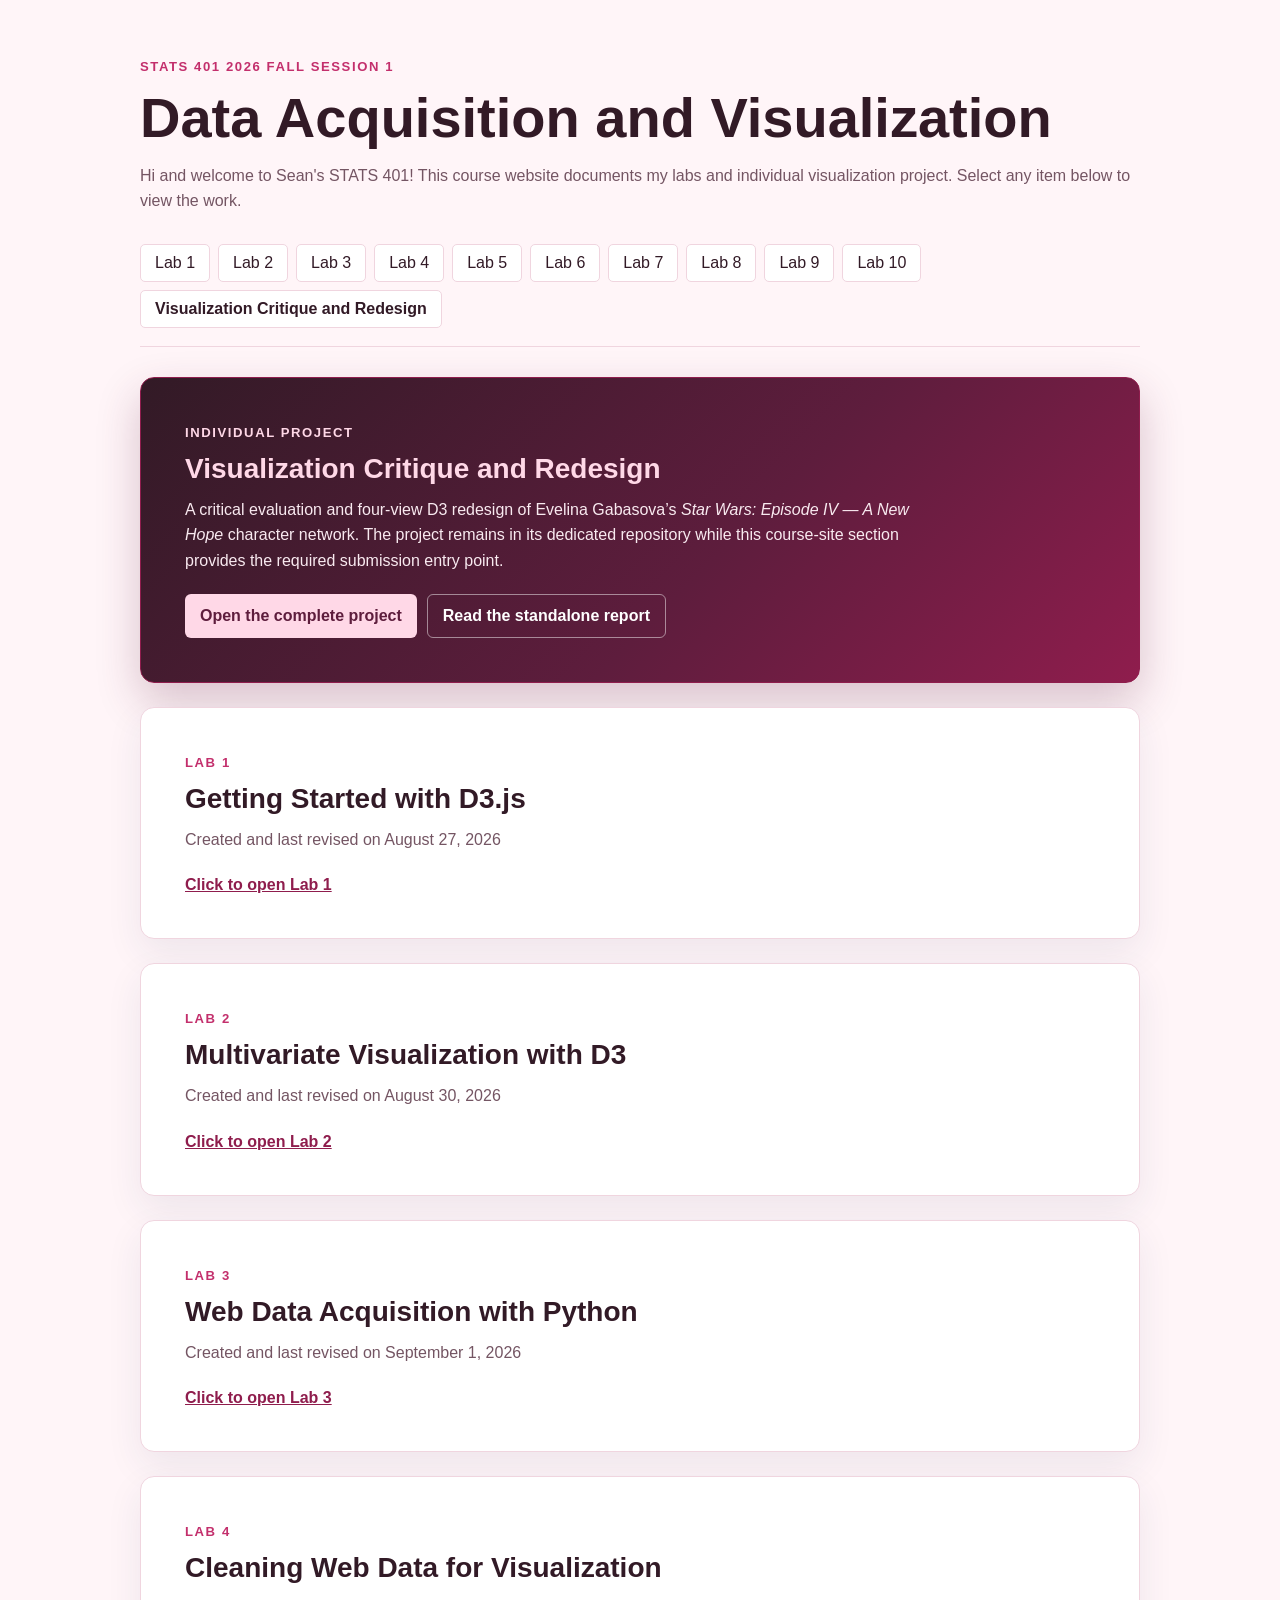
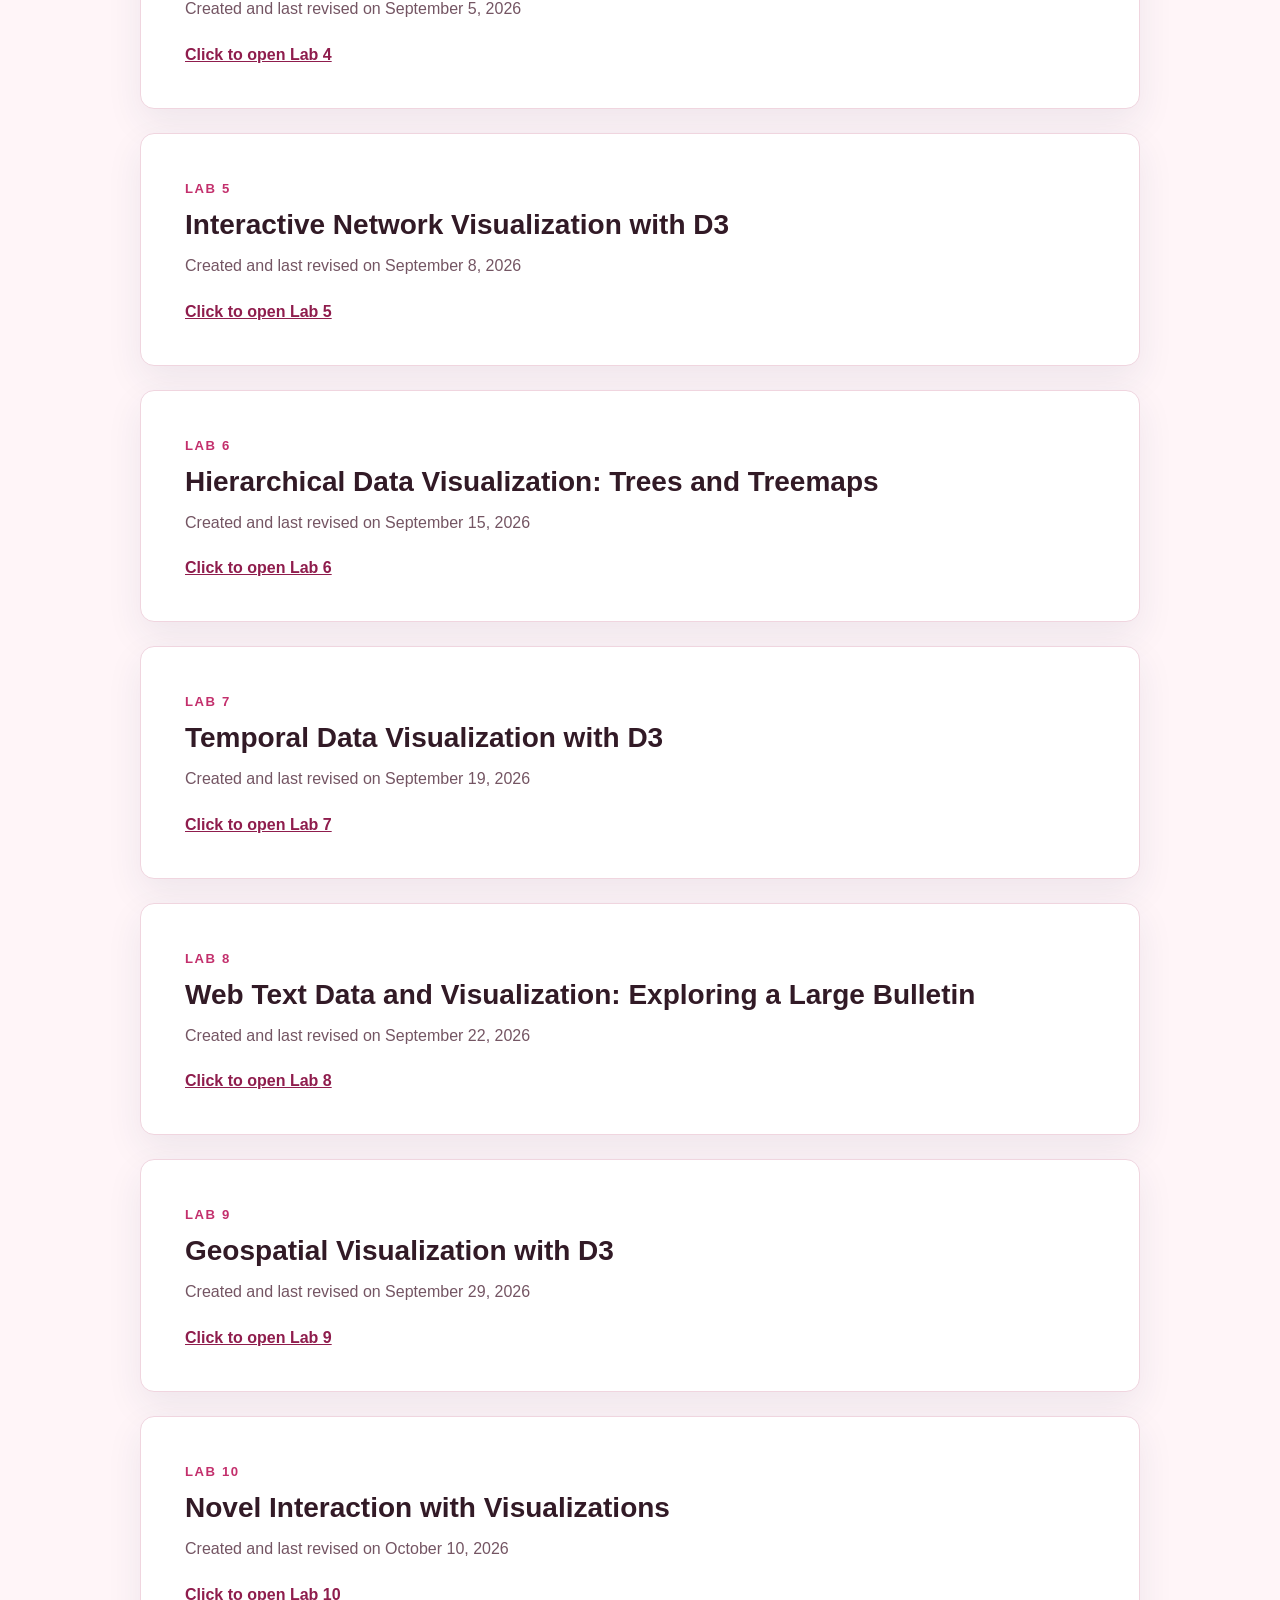
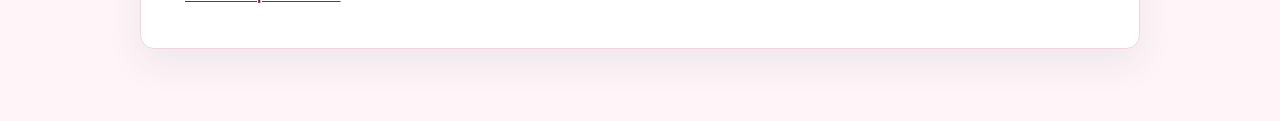
<file: index.html>
<!DOCTYPE html>
<html lang="en">
<head>
    <meta charset="UTF-8">
    <meta name="viewport" content="width=device-width, initial-scale=1.0">
    <title>STATS 401 Labs</title>
    <link rel="stylesheet" href="css/style.css?v=21">
</head>
<body>
    <main class="page-container">
        <header class="site-header">
            <p class="course-label">STATS 401 2026 Fall Session 1</p>
            <h1>Data Acquisition and Visualization</h1>
            <p class="site-description">Hi and welcome to Sean's STATS 401! This course website documents my labs and individual visualization project. Select any item below to view the work.</p>
        </header>

        <nav class="lab-nav" aria-label="Lab navigation">
            <a href="lab1/index.html">Lab 1</a>
            <a href="lab2/index.html">Lab 2</a>
            <a href="lab3/index.html">Lab 3</a>
            <a href="lab4/index.html">Lab 4</a>
            <a href="lab5/index.html">Lab 5</a>
            <a href="lab6/index.html">Lab 6</a>
            <a href="lab7/index.html">Lab 7</a>
            <a href="lab8/index.html">Lab 8</a>
            <a href="lab9/index.html">Lab 9</a>
            <a href="lab10/index.html">Lab 10</a>
            <a class="project-nav-link" href="#visualization-critique-redesign">Visualization Critique and Redesign</a>
        </nav>

        <div class="lab-list">
            <section id="visualization-critique-redesign" class="content-card project-card" aria-labelledby="individual-project-title">
                <p class="section-label">Individual Project</p>
                <h2 id="individual-project-title">Visualization Critique and Redesign</h2>
                <p>A critical evaluation and four-view D3 redesign of Evelina Gabasova’s <em>Star Wars: Episode IV — A New Hope</em> character network. The project remains in its dedicated repository while this course-site section provides the required submission entry point.</p>
                <div class="project-links">
                    <a class="project-primary-link" href="https://seanwan514.github.io/stats401_ind_vis_project/">Open the complete project</a>
                    <a class="project-secondary-link" href="https://github.com/SeanWan514/stats401_ind_vis_project/blob/main/REPORT.md">Read the standalone report</a>
                </div>
            </section>

            <section class="content-card">
                <p class="section-label">Lab 1</p>
                <h2>Getting Started with D3.js</h2>
                <p>Created and last revised on August 27, 2026</p>
                <a class="primary-link" href="lab1/index.html">Click to open Lab 1</a>
            </section>

            <section class="content-card">
                <p class="section-label">Lab 2</p>
                <h2>Multivariate Visualization with D3</h2>
                <p>Created and last revised on August 30, 2026</p>
                <a class="primary-link" href="lab2/index.html">Click to open Lab 2</a>
            </section>

            <section class="content-card">
                <p class="section-label">Lab 3</p>
                <h2>Web Data Acquisition with Python</h2>
                <p>Created and last revised on September 1, 2026</p>
                <a class="primary-link" href="lab3/index.html">Click to open Lab 3</a>
            </section>

            <section class="content-card">
                <p class="section-label">Lab 4</p>
                <h2>Cleaning Web Data for Visualization</h2>
                <p>Created and last revised on September 5, 2026</p>
                <a class="primary-link" href="lab4/index.html">Click to open Lab 4</a>
            </section>

            <section class="content-card">
                <p class="section-label">Lab 5</p>
                <h2>Interactive Network Visualization with D3</h2>
                <p>Created and last revised on September 8, 2026</p>
                <a class="primary-link" href="lab5/index.html">Click to open Lab 5</a>
            </section>

            <section class="content-card">
                <p class="section-label">Lab 6</p>
                <h2>Hierarchical Data Visualization: Trees and Treemaps</h2>
                <p>Created and last revised on September 15, 2026</p>
                <a class="primary-link" href="lab6/index.html">Click to open Lab 6</a>
            </section>

            <section class="content-card">
                <p class="section-label">Lab 7</p>
                <h2>Temporal Data Visualization with D3</h2>
                <p>Created and last revised on September 19, 2026</p>
                <a class="primary-link" href="lab7/index.html">Click to open Lab 7</a>
            </section>

            <section class="content-card">
                <p class="section-label">Lab 8</p>
                <h2>Web Text Data and Visualization: Exploring a Large Bulletin</h2>
                <p>Created and last revised on September 22, 2026</p>
                <a class="primary-link" href="lab8/index.html">Click to open Lab 8</a>
            </section>

            <section class="content-card">
                <p class="section-label">Lab 9</p>
                <h2>Geospatial Visualization with D3</h2>
                <p>Created and last revised on September 29, 2026</p>
                <a class="primary-link" href="lab9/index.html">Click to open Lab 9</a>
            </section>

            <section class="content-card">
                <p class="section-label">Lab 10</p>
                <h2>Novel Interaction with Visualizations</h2>
                <p>Created and last revised on October 10, 2026</p>
                <a class="primary-link" href="lab10/index.html">Click to open Lab 10</a>
            </section>
        </div>
    </main>
</body>
</html>
</file>
<file: css/style.css>
:root {
    --background: #fff5f8;
    --surface: #ffffff;
    --text: #321a26;
    --muted: #745563;
    --border: #f0d5df;
    --accent: #c32f6c;
    --accent-dark: #8f1d4d;
    --bar: #d9578b;
}
* {
    box-sizing: border-box;
}

body {
    margin: 0;
    min-height: 100vh;
    color: var(--text);
    background: var(--background);
    font-family: Arial, sans-serif;
}

.page-container {
    width: min(1000px, calc(100% - 32px));
    margin: 0 auto;
    padding: 56px 0 72px;
}

.site-header {
    margin-bottom: 30px;
}

h1,
h2,
p {
    margin-top: 0;
}

h1 {
    margin-bottom: 14px;
    font-size: clamp(2rem, 5vw, 3.5rem);
    line-height: 1.1;
}

h2 {
    margin-bottom: 12px;
    font-size: 1.75rem;
}

p {
    line-height: 1.6;
}

.course-label,
.section-label {
    margin-bottom: 10px;
    color: var(--accent);
    font-size: 0.82rem;
    font-weight: 700;
    letter-spacing: 0.12em;
    text-transform: uppercase;
}

.site-description,
.chart-description,
.content-card > p:not(.course-label, .section-label) {
    color: var(--muted);
}

.lab-nav {
    display: flex;
    flex-wrap: wrap;
    gap: 8px;
    margin: 30px 0;
    padding-bottom: 18px;
    border-bottom: 1px solid var(--border);
}

.lab-nav a {
    padding: 9px 14px;
    color: var(--text);
    background: var(--surface);
    border: 1px solid var(--border);
    border-radius: 5px;
    text-decoration: none;
}

.lab-nav a:hover,
.lab-nav a:focus-visible,
.lab-nav a.active {
    color: #ffffff;
    background: var(--accent-dark);
    border-color: var(--accent-dark);
}

.content-card {
    padding: clamp(24px, 5vw, 44px);
    background: var(--surface);
    border: 1px solid var(--border);
    border-radius: 14px;
    box-shadow: 0 14px 36px rgba(36, 57, 86, 0.08);
}

.lab-list {
    display: grid;
    gap: 24px;
}

.project-card {
    scroll-margin-top: 24px;
    color: #ffffff;
    background: linear-gradient(135deg, #321a26 0%, #5e1d3d 58%, #8f1d4d 100%);
    border-color: #8f1d4d;
    box-shadow: 0 18px 44px rgba(94, 29, 61, 0.24);
}

.project-card .section-label,
.project-card h2 {
    color: #ffd8e7;
}

.project-card > p:not(.section-label) {
    max-width: 760px;
    color: #f9eaf0;
}

.project-links {
    display: flex;
    flex-wrap: wrap;
    gap: 10px;
    margin-top: 20px;
}

.project-primary-link,
.project-secondary-link {
    display: inline-flex;
    align-items: center;
    min-height: 44px;
    padding: 10px 15px;
    border-radius: 6px;
    font-weight: 700;
    text-decoration: none;
}

.project-primary-link {
    color: #5e1d3d;
    background: #ffd8e7;
}

.project-secondary-link {
    color: #ffffff;
    border: 1px solid rgba(255, 255, 255, 0.48);
}

.project-primary-link:hover,
.project-primary-link:focus-visible,
.project-secondary-link:hover,
.project-secondary-link:focus-visible {
    transform: translateY(-1px);
    box-shadow: 0 8px 18px rgba(0, 0, 0, 0.18);
}

.project-nav-link {
    font-weight: 700;
}

.compact-nav {
    margin-top: 0;
}

.encoding-summary {
    display: grid;
    grid-template-columns: repeat(4, minmax(0, 1fr));
    gap: 10px;
    margin-top: 24px;
}

.encoding-summary span {
    display: flex;
    flex-direction: column;
    gap: 4px;
    padding: 12px 14px;
    color: var(--muted);
    background: var(--background);
    border: 1px solid var(--border);
    border-radius: 9px;
    font-size: 0.9rem;
}

.encoding-summary strong {
    color: var(--accent-dark);
}

.visualization-shell {
    position: relative;
    margin-top: 28px;
    overflow-x: auto;
}

.visualization-shell svg {
    display: block;
    width: 100%;
    min-width: 760px;
    height: auto;
}

.axis-title,
.legend-title {
    fill: var(--accent-dark);
    font-size: 15px;
    font-weight: 700;
}

.grid-lines path {
    display: none;
}

.grid-lines line {
    stroke: #f0dce4;
    stroke-width: 1;
}

.plot-axis path,
.plot-axis line {
    stroke: #8b6b78;
}

.plot-axis text {
    fill: var(--muted);
    font-size: 12px;
}

.city-mark {
    cursor: pointer;
    outline: none;
}

.city-point {
    filter: drop-shadow(0 4px 5px rgba(97, 22, 55, 0.2));
    transition: transform 150ms ease, stroke 150ms ease, opacity 150ms ease;
}

.city-mark:hover .city-point,
.city-mark:focus .city-point {
    stroke: var(--accent-dark);
    stroke-width: 3;
    transform: scale(1.12);
}

.city-label {
    fill: var(--text);
    font-size: 11px;
    font-weight: 700;
    paint-order: stroke;
    stroke: #ffffff;
    stroke-width: 3px;
    stroke-linejoin: round;
    pointer-events: none;
}

.city-tooltip {
    position: absolute;
    z-index: 3;
    display: flex;
    flex-direction: column;
    gap: 4px;
    min-width: 205px;
    padding: 12px 14px;
    color: #ffffff;
    background: var(--accent-dark);
    border-radius: 9px;
    box-shadow: 0 10px 26px rgba(80, 13, 43, 0.28);
    opacity: 0;
    pointer-events: none;
    transform: translate(-50%, calc(-100% - 14px));
    transition: opacity 120ms ease;
}

.city-tooltip.visible {
    opacity: 1;
}

.city-tooltip span {
    font-size: 0.88rem;
}

.size-legend-circle {
    fill: #f4a9c1;
    stroke: var(--accent-dark);
    stroke-width: 1.5;
}

.legend-label {
    fill: var(--muted);
    font-size: 13px;
}

.figure-caption {
    margin: 12px 0 0;
    color: var(--muted);
    font-size: 0.9rem;
    text-align: center;
}

.dataset-summary {
    display: grid;
    grid-template-columns: repeat(2, minmax(0, 1fr));
    gap: 12px;
    margin: 28px 0 34px;
}

.dataset-summary span {
    display: flex;
    flex-direction: column;
    gap: 5px;
    padding: 15px 16px;
    color: var(--muted);
    background: var(--background);
    border: 1px solid var(--border);
    border-radius: 9px;
}

.dataset-summary strong {
    color: var(--accent-dark);
}

.dataset-summary a,
.data-table a {
    color: var(--accent-dark);
    font-weight: 700;
}

.acquisition-notes {
    padding: 24px;
    background: #fff8fa;
    border-left: 4px solid var(--accent);
    border-radius: 0 10px 10px 0;
}

.acquisition-notes h2 {
    font-size: 1.35rem;
}

.acquisition-notes p {
    margin-bottom: 0;
    color: var(--muted);
}

.table-section {
    margin-top: 38px;
}

.table-heading-row {
    display: flex;
    align-items: flex-end;
    justify-content: space-between;
    gap: 24px;
}

.search-control {
    display: flex;
    flex-direction: column;
    gap: 7px;
    width: min(320px, 100%);
    color: var(--muted);
    font-size: 0.86rem;
    font-weight: 700;
}

.search-control input {
    width: 100%;
    padding: 10px 12px;
    color: var(--text);
    background: #ffffff;
    border: 1px solid var(--border);
    border-radius: 7px;
    font: inherit;
}

.search-input-group { display: flex; }
.search-input-group input { min-width: 0; flex: 1; border-radius: 7px 0 0 7px; }
.search-control button { padding: 10px 13px; color: #fff; background: var(--accent-dark); border: 1px solid var(--accent-dark); border-radius: 0 7px 7px 0; cursor: pointer; font: inherit; font-weight: 700; }
.search-control button:hover, .search-control button:focus-visible { background: var(--accent); }
.search-control button:disabled { opacity: .6; cursor: wait; }

.search-control input:focus {
    border-color: var(--accent);
    outline: 3px solid rgba(195, 47, 108, 0.14);
}

.sorting-help,
.table-status {
    color: var(--muted);
    font-size: 0.92rem;
}

.sorting-help {
    margin: 10px 0 4px;
}

.table-status {
    margin-bottom: 16px;
    font-weight: 700;
}

.table-container {
    max-height: 680px;
    overflow: auto;
    border: 1px solid var(--border);
    border-radius: 10px;
}

.data-table {
    width: 100%;
    min-width: 850px;
    border-collapse: collapse;
    background: #ffffff;
    font-size: 0.88rem;
}

.data-table caption {
    position: absolute;
    width: 1px;
    height: 1px;
    padding: 0;
    overflow: hidden;
    clip: rect(0, 0, 0, 0);
    white-space: nowrap;
    border: 0;
}

.data-table th {
    position: sticky;
    top: 0;
    z-index: 1;
    padding: 0;
    color: #ffffff;
    background: var(--accent-dark);
    text-align: left;
}

.sort-button {
    display: flex;
    align-items: center;
    justify-content: space-between;
    gap: 10px;
    width: 100%;
    padding: 13px 14px;
    color: inherit;
    background: transparent;
    border: 0;
    cursor: pointer;
    font: inherit;
    font-weight: 700;
    text-align: left;
}

.sort-button:hover,
.sort-button:focus-visible,
.sort-button.active {
    background: var(--accent);
}

.sort-indicator {
    min-width: 18px;
    font-size: 1.25rem;
    font-weight: 900;
}

.static-column-heading { display: block; padding: 13px 14px; }
.popularity-stars { color: #b11f5d; font-size: 1rem; letter-spacing: .04em; white-space: nowrap; }

.data-table td {
    padding: 11px 14px;
    color: var(--muted);
    border-bottom: 1px solid var(--border);
    vertical-align: top;
}

.data-table tbody tr:nth-child(even) {
    background: #fff7fa;
}

.data-table tbody tr:hover {
    background: #fdebf2;
}

.data-table tbody tr:last-child td {
    border-bottom: 0;
}

.justification-card {
    margin-top: 24px;
}

.justification-card p:last-child {
    margin-bottom: 0;
    color: var(--muted);
}

.primary-link,
.back-link {
    color: var(--accent-dark);
    font-weight: 700;
}

.primary-link {
    display: inline-block;
    margin-top: 8px;
}

.back-link {
    display: inline-block;
    margin-bottom: 24px;
    text-decoration: none;
}

#chart {
    position: relative;
    margin-top: 30px;
    overflow-x: auto;
}

#chart svg {
    display: block;
    width: 100%;
    min-width: 700px;
    height: auto;
}

.bar {
    fill: var(--bar);
    cursor: pointer;
    transition: fill 160ms ease, opacity 160ms ease;
}

.bar:hover,
.bar:focus {
    fill: var(--accent-dark);
    outline: none;
}

.chart-tooltip {
    position: absolute;
    z-index: 2;
    display: flex;
    flex-direction: column;
    gap: 3px;
    min-width: 112px;
    padding: 10px 12px;
    color: #ffffff;
    background: var(--accent-dark);
    border-radius: 7px;
    box-shadow: 0 8px 22px rgba(80, 13, 43, 0.22);
    opacity: 0;
    pointer-events: none;
    transform: translate(-50%, calc(-100% - 12px));
    transition: opacity 120ms ease;
}

.chart-tooltip.visible {
    opacity: 1;
}

.chart-tooltip span {
    font-size: 0.88rem;
}

.name-label,
.score-label {
    text-anchor: middle;
}

.name-label {
    fill: var(--text);
    font-size: 15px;
    font-weight: 700;
}

.score-label {
    fill: var(--muted);
    font-size: 14px;
}

.error-message {
    padding: 14px;
    color: #8b1e1e;
    background: #fff1f1;
    border: 1px solid #efc2c2;
    border-radius: 6px;
}

.placeholder-card {
    max-width: 680px;
}

.method-note {
    margin: 30px 0;
    padding: 20px 22px;
    background: #fff8fa;
    border-left: 4px solid var(--accent);
    border-radius: 0 10px 10px 0;
}

.method-note h2 { font-size: 1.3rem; }
.method-note p { margin-bottom: 0; color: var(--muted); }
.method-note code { color: var(--accent-dark); overflow-wrap: anywhere; }
.lab4-figure { margin-top: 34px; }
.lab4-chart { position: relative; margin-top: 22px; overflow-x: auto; }
.lab4-chart svg { display: block; width: 100%; min-width: 700px; height: auto; }
.sentiment-segment { cursor: pointer; stroke: #fff; stroke-width: 2; transition: opacity 150ms ease, stroke-width 150ms ease; }
.sentiment-segment:hover,
.sentiment-segment:focus { opacity: .82; stroke: var(--text); stroke-width: 3; outline: none; }
.sentiment-legend text { fill: var(--text); font-size: 14px; font-weight: 700; }
.lab4-tooltip { min-width: 210px; }

.lab5-section { margin-top: 42px; }
.network-chart,
.matrix-chart { position: relative; margin-top: 18px; overflow-x: auto; border: 1px solid var(--border); border-radius: 12px; background: #fffafd; }
.network-chart svg,
.matrix-chart svg { display: block; width: 100%; height: auto; }
.network-chart svg { min-width: 100%; }
.matrix-chart svg { min-width: 720px; }
.network-legend { display: grid; gap: 12px; margin-top: 18px; padding: 16px 18px; background: #fff7fa; border: 1px solid var(--border); border-radius: 10px; color: var(--muted); font-size: .86rem; }
.legend-row { display: flex; flex-wrap: wrap; align-items: center; gap: 8px 14px; }
.legend-row strong { min-width: 185px; color: var(--text); }
.legend-item { display: inline-flex; align-items: center; gap: 6px; }
.legend-swatch { width: 13px; height: 13px; border-radius: 3px; border: 1px solid rgba(80, 13, 43, .24); }
.legend-strip { width: 8px; height: 17px; border-radius: 2px; }
.legend-line { width: 34px; height: 0; border-top: 4px solid #655d66; }
.legend-line.route-metro { height: 4px; border: 0; background: repeating-linear-gradient(to right, #655d66 0 10px, transparent 10px 18px); }
.legend-line.route-shuttle { height: 6px; border: 0; background: radial-gradient(circle, #655d66 0 2px, transparent 2.2px) left center / 9px 6px repeat-x; }
.legend-note { flex-basis: 100%; color: var(--accent-dark); font-weight: 700; }
.station-key { display: inline-block; width: 16px; height: 16px; border: 2px solid var(--accent-dark); border-radius: 50%; background: #fff; }
.station-terminal { background: var(--accent-dark); }
.station-transfer { background: linear-gradient(90deg, var(--accent-dark) 0 50%, #fff 50% 100%); }
.node-size-example { display: inline-block; border: 2px solid var(--accent-dark); border-radius: 50%; background: #fff; }
.node-small { width: 14px; height: 14px; }
.node-large { width: 32px; height: 32px; }
.link-width-example { display: inline-block; width: 48px; border-top: solid #655d66; }
.link-thin { border-top-width: 2px; }
.link-wide { border-top-width: 9px; }
.time-light { background: #e1e1e1; }
.time-medium { background: #929292; }
.time-dark { background: #353535; }
.network-links line { stroke-opacity: .56; cursor: pointer; transition: opacity 130ms ease, stroke-width 130ms ease; }
.network-links line.dimmed { opacity: .06; }
.network-links line.emphasized { opacity: 1; stroke-width: 9px; }
.network-node { cursor: grab; transition: opacity 130ms ease; outline: none; }
.network-node:active { cursor: grabbing; }
.network-node.dimmed { opacity: .12; }
.network-node .node-outline { stroke-width: 3px; filter: drop-shadow(0 2px 2px rgba(30, 25, 30, .18)); }
.network-node .node-role-fill { pointer-events: none; }
.network-node:focus .node-outline,
.network-node:hover .node-outline { stroke: var(--text); stroke-width: 4.5px; }
.node-number { fill: #241a20; stroke: #fff; stroke-width: 3px; paint-order: stroke; font-size: 10px; font-weight: 900; text-anchor: middle; pointer-events: none; }
.network-tooltip { min-width: 210px; }
.matrix-cell { stroke: #f3dce5; stroke-width: .45px; }
.matrix-cell.connected { cursor: pointer; }
.matrix-cell.connected:hover,
.matrix-cell.connected:focus { stroke: var(--text); stroke-width: 2px; outline: none; }
.matrix-label { fill: var(--muted); font-size: 8.5px; font-weight: 700; }
.matrix-axis-title { fill: var(--text); font-size: 14px; font-weight: 800; }
.matrix-district-heading { font-size: 11px; font-weight: 900; letter-spacing: .08em; }
.matrix-group-boundary { stroke: #756a70; stroke-width: 1.4px; stroke-opacity: .62; pointer-events: none; }
.network-findings { display: grid; gap: 18px; margin: 14px 0 0; padding-left: 22px; color: var(--muted); }
.network-findings h3 { margin: 0 0 6px; color: var(--text); font-size: 1rem; }
.network-findings p { margin: 0; }
.network-findings strong { color: var(--text); }
.lab5-writing p,
.lab5-writing li { line-height: 1.65; }
.lab5-dataset { margin-top: 34px; }
.lab5-dataset .dataset-summary { margin-bottom: 0; }

.lab6-section { margin-top: 38px; }
.gdp-legend { display: flex; flex-wrap: wrap; align-items: center; gap: 12px 22px; padding: 16px 18px; color: var(--muted); background: #fff7fa; border: 1px solid var(--border); border-radius: 10px; }
.gdp-legend-item { display: inline-flex; align-items: center; gap: 7px; font-weight: 700; }
.gdp-legend-item i { width: 18px; height: 18px; border: 1px solid rgba(80, 13, 43, .24); border-radius: 4px; }
.gdp-size-note { color: var(--accent-dark); font-weight: 800; }
.lab6-page { width: min(1300px, calc(100% - 32px)); }
.treemap-chart { position: relative; margin-top: 18px; overflow-x: auto; background: #fffafd; border: 1px solid var(--border); border-radius: 12px; }
.treemap-chart svg { display: block; width: 100%; min-width: 760px; height: auto; }
.country-cell { cursor: pointer; outline: none; }
.country-cell rect { stroke: #fff; stroke-width: 2px; transition: filter 130ms ease, stroke-width 130ms ease; }
.country-cell:hover rect,
.country-cell:focus rect,
.country-cell.active rect { filter: brightness(.9); stroke: var(--text); stroke-width: 4px; }
.country-label,
.country-value { fill: #351724; stroke: rgba(255,255,255,.88); stroke-width: 3px; paint-order: stroke; pointer-events: none; }
.country-label { font-size: 13px; font-weight: 900; }
.country-value { font-size: 11px; font-weight: 700; }
.hierarchy-containers { pointer-events: none; }
.hierarchy-container rect { fill: none; stroke: var(--accent-dark); }
.hierarchy-container.depth-1 rect { stroke-width: 4px; }
.hierarchy-container.depth-2 rect { stroke-width: 1.8px; stroke-dasharray: 5 3; }
.hierarchy-container text { fill: var(--accent-dark); stroke: #fffafd; stroke-width: 4px; paint-order: stroke; font-weight: 900; }
.hierarchy-container.depth-1 text { font-size: 14px; }
.hierarchy-container.depth-2 text { font-size: 11px; }
.treemap-tooltip { min-width: 225px; }
.lab6-writing p { line-height: 1.68; }

.lab7-page { width: min(1280px, calc(100% - 32px)); }
.lab7-section { margin-top: 40px; }
.temporal-controls { display: grid; grid-template-columns: auto minmax(280px, 1fr) auto; align-items: center; gap: 18px; margin: 22px 0 18px; padding: 18px; background: #fff7fa; border: 1px solid var(--border); border-radius: 12px; }
.playback-buttons { display: flex; flex-wrap: wrap; gap: 8px; }
.playback-buttons button { min-height: 42px; padding: 9px 14px; color: #fff; background: var(--accent-dark); border: 1px solid var(--accent-dark); border-radius: 8px; cursor: pointer; font: inherit; font-weight: 800; }
.playback-buttons button:hover,
.playback-buttons button:focus-visible { background: var(--accent); outline: 3px solid rgba(195, 47, 108, .16); outline-offset: 2px; }
.time-slider-control { display: grid; gap: 7px; color: var(--text); font-size: .9rem; font-weight: 800; }
.time-slider-control input { width: 100%; accent-color: var(--accent-dark); cursor: pointer; }
.current-time { display: grid; min-width: 150px; gap: 3px; color: var(--muted); text-align: right; }
.current-time strong { color: var(--accent-dark); font-size: 1.06rem; }
.network-status { margin: 0 0 10px; color: var(--muted); font-size: .9rem; font-weight: 700; }
.network-status.ready { color: #326b4d; }
.temporal-network-chart { position: relative; overflow: hidden; background: #fffafd; border: 1px solid var(--border); border-radius: 12px; }
.temporal-network-chart svg { display: block; width: 100%; height: auto; }
.temporal-link { cursor: pointer; stroke-linecap: round; transition: opacity 150ms ease; }
.temporal-link.dimmed { opacity: .07 !important; }
.temporal-link.emphasized { stroke: var(--text); stroke-opacity: 1 !important; }
.temporal-node { cursor: grab; outline: none; transition: opacity 150ms ease; }
.temporal-node.dragging { cursor: grabbing; }
.temporal-node circle { stroke: #54122f; stroke-width: 4px; filter: drop-shadow(0 3px 4px rgba(80,13,43,.2)); transition: r 420ms ease, opacity 150ms ease, stroke-width 150ms ease; }
.temporal-node.inactive circle { opacity: .3; }
.temporal-node:hover circle,
.temporal-node:focus circle { stroke-width: 7px; }
.temporal-node.dimmed { opacity: .12; }
.company-label { fill: var(--text); stroke: #fff; stroke-width: 4px; paint-order: stroke; font-size: 12px; font-weight: 900; pointer-events: none; }
.temporal-tooltip { min-width: 230px; }
.day-summary { display: grid; grid-template-columns: repeat(4, minmax(0, 1fr)); gap: 12px; margin-top: 16px; }
.day-summary span { display: grid; gap: 4px; padding: 14px 16px; color: var(--muted); background: #fff7fa; border: 1px solid var(--border); border-radius: 9px; }
.day-summary strong { color: var(--accent-dark); font-size: 1.2rem; }
.temporal-legend .legend-row strong { min-width: 225px; }
.region-key { width: 24px; height: 24px; overflow: visible; }
.temporal-node-size { display: inline-block; background: #d94f7e; border: 3px solid #54122f; border-radius: 50%; }
.temporal-node-small { width: 12px; height: 12px; }
.temporal-node-large { width: 44px; height: 44px; }
.temporal-legend .link-thin { border-top-width: 1px; }
.temporal-legend .link-wide { border-top-width: 14px; }
.lab7-writing p,
.lab7-writing li { line-height: 1.68; }
.temporal-findings { display: grid; gap: 22px; margin: 18px 0 0; padding-left: 24px; color: var(--muted); }
.temporal-findings h3 { margin: 0 0 7px; color: var(--text); font-size: 1.05rem; }
.temporal-findings p { margin: 0; }

@media (max-width: 900px) {
    .temporal-controls { grid-template-columns: 1fr; }
    .current-time { text-align: left; }
    .day-summary { grid-template-columns: repeat(2, minmax(0, 1fr)); }
}

@media (max-width: 640px) {
    .page-container {
        padding-top: 32px;
    }

    .encoding-summary {
        grid-template-columns: repeat(2, minmax(0, 1fr));
    }

    .dataset-summary {
        grid-template-columns: 1fr;
    }

    .table-heading-row {
        align-items: stretch;
        flex-direction: column;
        gap: 8px;
    }

    .day-summary { grid-template-columns: 1fr; }
    .playback-buttons button { flex: 1; }
}

/* Lab 8: bulletin text exploration */
.lab8-page { width: min(1400px, calc(100% - 32px)); }
.lab8-section { margin-top: 44px; }
.lab8-stat-grid { display: grid; grid-template-columns: repeat(6, minmax(0, 1fr)); gap: 10px; margin: 22px 0; }
.lab8-stat-grid span { display: grid; gap: 3px; min-height: 82px; align-content: center; padding: 12px; color: var(--muted); text-align: center; background: #fff7fa; border: 1px solid var(--border); border-radius: 10px; }
.lab8-stat-grid strong { color: var(--accent-dark); font-size: 1.35rem; }
.method-details { padding: 14px 18px; background: #fffafd; border: 1px solid var(--border); border-radius: 10px; }
.method-details summary { color: var(--accent-dark); cursor: pointer; font-weight: 900; }
.method-details p { margin-bottom: 0; line-height: 1.65; }
.overview-grid { display: grid; grid-template-columns: 1fr 1fr; gap: 18px; margin-top: 20px; }
.mini-chart-card { overflow: hidden; padding: 18px; background: #fffafd; border: 1px solid var(--border); border-radius: 12px; }
.mini-chart-card h3 { margin: 0 0 12px; color: var(--text); font-size: 1rem; }
.mini-chart-card svg { display: block; width: 100%; height: auto; }
.bar-label { fill: var(--text); font-size: 10px; font-weight: 750; }
.bar-value { fill: var(--accent-dark); font-size: 10px; font-weight: 900; }
.topic-term-table-wrap { overflow-x: auto; margin-top: 18px; border: 1px solid var(--border); border-radius: 10px; }
.topic-term-table { width: 100%; min-width: 760px; border-collapse: collapse; background: #fffafd; }
.topic-term-table th, .topic-term-table td { padding: 11px 13px; border-bottom: 1px solid var(--border); text-align: left; }
.topic-term-table thead th { color: var(--accent-dark); background: #fff1f6; }
.topic-term-table tbody th { color: var(--text); font-size: .9rem; }
.table-topic-dot { display: inline-block; width: 11px; height: 11px; margin-right: 8px; border-radius: 50%; }
.lab8-controls { display: grid; grid-template-columns: 1.4fr 1fr 1fr auto auto; gap: 10px; align-items: end; margin: 20px 0 14px; padding: 15px; background: #fff7fa; border: 1px solid var(--border); border-radius: 11px; }
.lab8-controls label { display: grid; gap: 5px; color: var(--accent-dark); font-size: .84rem; font-weight: 900; }
.lab8-controls input, .lab8-controls select, .lab8-controls button { min-height: 42px; padding: 8px 10px; border: 1px solid #dc9eb8; border-radius: 7px; font: inherit; }
.lab8-controls input, .lab8-controls select { min-width: 0; color: var(--text); background: white; }
.lab8-controls button { color: white; background: var(--accent-dark); cursor: pointer; font-weight: 850; }
.lab8-controls button:hover, .lab8-controls button:focus-visible { background: var(--accent); outline: 3px solid rgba(195,47,108,.16); }
.semantic-workspace { display: grid; grid-template-columns: minmax(0, 1.7fr) minmax(300px, .75fr); gap: 16px; align-items: stretch; }
.semantic-map { position: relative; overflow: hidden; min-height: 560px; background: radial-gradient(circle at 50% 45%, #fff 0, #fff8fb 72%); border: 1px solid var(--border); border-radius: 12px; }
.semantic-map svg { display: block; width: 100%; height: auto; touch-action: none; }
.map-background { fill: transparent; cursor: move; }
.semantic-point { stroke: #fff; stroke-width: 1.1px; opacity: .78; cursor: pointer; transition: opacity 120ms ease, stroke-width 120ms ease; }
.semantic-point.filtered-out { opacity: .035; pointer-events: none; }
.semantic-point:hover, .semantic-point:focus { stroke: #371021; stroke-width: 2.8px; opacity: 1; outline: none; }
.semantic-point.selected { stroke: #111; stroke-width: 4px; opacity: 1; }
.semantic-point.neighbor { stroke: #f0b429; stroke-width: 3px; opacity: 1; }
.passage-details { max-height: 720px; overflow-y: auto; padding: 20px; background: #fff7fa; border: 1px solid var(--border); border-radius: 12px; }
.passage-details h3 { margin: 5px 0 10px; color: var(--text); }
.passage-details dl { display: grid; gap: 7px; margin: 0 0 15px; }
.passage-details dl div { display: grid; grid-template-columns: 85px 1fr; gap: 8px; }
.passage-details dt { color: var(--accent-dark); font-weight: 900; }
.passage-details dd { margin: 0; color: var(--muted); }
.passage-text { padding: 13px; color: var(--text); line-height: 1.58; background: white; border-left: 4px solid var(--accent); border-radius: 6px; }
.passage-details h4 { margin: 20px 0 9px; color: var(--accent-dark); }
.neighbor-list { display: grid; gap: 7px; padding-left: 20px; }
.neighbor-list button { width: 100%; padding: 9px; text-align: left; background: white; border: 1px solid var(--border); border-radius: 7px; cursor: pointer; }
.neighbor-list button strong, .neighbor-list button span { display: block; }
.neighbor-list button span { margin-top: 3px; color: var(--muted); font-size: .8rem; line-height: 1.35; }
.topic-legend { display: flex; flex-wrap: wrap; gap: 8px 14px; margin-top: 13px; padding: 14px; background: #fff7fa; border: 1px solid var(--border); border-radius: 10px; }
.topic-legend > span { display: inline-flex; align-items: center; gap: 6px; color: var(--muted); font-size: .84rem; }
.topic-legend i { width: 12px; height: 12px; border-radius: 50%; }
.matrix-scroll { position: relative; max-height: 800px; overflow: auto; background: #fffafd; border: 1px solid var(--border); border-radius: 12px; }
.matrix-scroll svg { display: block; }
.matrix-cell { stroke: #f1d5e0; cursor: pointer; outline: none; }
.matrix-cell:hover, .matrix-cell:focus, .matrix-cell.selected { stroke: #111; stroke-width: 3px; }
.matrix-row-label, .matrix-column-label { fill: var(--text); font-size: 10px; font-weight: 750; }
.lab8-writing p, .lab8-writing li { line-height: 1.68; }
.lab8-findings { display: grid; gap: 21px; margin: 16px 0 0; padding-left: 24px; color: var(--muted); }
.lab8-findings h3 { margin: 0 0 6px; color: var(--text); font-size: 1.02rem; }
.lab8-findings p { margin: 0; }

@media (max-width: 1050px) {
    .lab8-stat-grid { grid-template-columns: repeat(3, minmax(0, 1fr)); }
    .overview-grid, .semantic-workspace { grid-template-columns: 1fr; }
    .lab8-controls { grid-template-columns: 1fr 1fr; }
}

@media (max-width: 640px) {
    .lab8-stat-grid, .lab8-controls { grid-template-columns: 1fr; }
    .semantic-map { min-height: 360px; }
}

/* Lab 9: geospatial GDP comparison */
.lab9-page { width: min(1360px, calc(100% - 32px)); }
.lab9-section { margin-top: 46px; }
.lab9-section h2 { margin-bottom: 10px; }
.lab9-stat-grid { display: grid; grid-template-columns: repeat(4, minmax(0, 1fr)); gap: 12px; margin: 22px 0 15px; }
.lab9-stat-grid span { display: grid; gap: 4px; min-height: 82px; align-content: center; padding: 12px; color: var(--muted); text-align: center; background: #fff7fa; border: 1px solid var(--border); border-radius: 10px; }
.lab9-stat-grid strong { color: var(--accent-dark); font-size: 1.35rem; }
.source-note { color: var(--muted); font-size: .92rem; }
.map-toolbar { display: flex; align-items: center; justify-content: space-between; gap: 18px; margin: 18px 0 12px; padding: 14px; background: #fff7fa; border: 1px solid var(--border); border-radius: 11px; }
.map-toolbar button { flex: 0 0 auto; min-height: 42px; padding: 9px 16px; color: white; background: var(--accent-dark); border: 0; border-radius: 7px; cursor: pointer; font: inherit; font-weight: 850; }
.map-toolbar button:hover, .map-toolbar button:focus-visible { background: var(--accent); outline: 3px solid rgba(195,47,108,.18); }
.map-legend { flex: 1; min-width: 0; }
.map-legend strong, .cartogram-legend strong { display: block; margin-bottom: 5px; color: var(--accent-dark); font-size: .88rem; }
.map-legend svg { display: block; width: min(100%, 560px); height: auto; overflow: visible; }
.cartogram-legend { margin: 18px 0 12px; padding: 14px 18px 2px; background: #fff7fa; border: 1px solid var(--border); border-radius: 11px; }
.cartogram-legend svg { display: block; width: min(100%, 620px); height: auto; }
.geo-chart { position: relative; overflow: hidden; width: 100%; background: radial-gradient(circle at 50% 45%, #fff 0, #fff8fb 78%); border: 1px solid var(--border); border-radius: 13px; }
.geo-chart svg { display: block; width: 100%; height: auto; touch-action: none; }
#lab9-tooltip { position: fixed; }
.country-shape { stroke: #fff; stroke-width: .7px; vector-effect: non-scaling-stroke; cursor: pointer; transition: opacity 130ms ease, stroke 130ms ease, stroke-width 130ms ease; outline: none; }
.country-shape.missing-gdp { stroke: #c9bec3; stroke-width: .45px; }
.country-shape:hover, .country-shape:focus, .country-shape.linked-active { stroke: #111; stroke-width: 3px; opacity: 1; }
.country-shape.linked-muted { opacity: .3; }
.cartogram-chart { min-height: 460px; background: radial-gradient(circle at 50% 45%, #f9fbf7 0, #eef4f0 82%); }
.cartogram-country { cursor: pointer; outline: none; transition: opacity 130ms ease; }
.cartogram-country path { stroke: #fff; stroke-width: 1.05px; vector-effect: non-scaling-stroke; transition: stroke 130ms ease, stroke-width 130ms ease; }
.cartogram-country.missing-gdp path { stroke: #b9b8b2; stroke-width: .55px; }
.cartogram-country:hover path, .cartogram-country:focus path, .cartogram-country.linked-active path { stroke: #111; stroke-width: 3.5px; }
.cartogram-country.linked-muted { opacity: .2; }
.cartogram-label { fill: #fff; font-size: 10px; font-weight: 950; pointer-events: none; paint-order: stroke; stroke: rgba(55,16,33,.55); stroke-width: 2px; }
.lab9-writing p { line-height: 1.72; }

@media (max-width: 760px) {
    .lab9-stat-grid { grid-template-columns: 1fr 1fr; }
    .map-toolbar { align-items: stretch; flex-direction: column; }
    .map-toolbar button { align-self: flex-start; }
}

@media (max-width: 500px) {
    .lab9-stat-grid { grid-template-columns: 1fr; }
}

/* Lab 10: novel voice interaction */
.lab10-page { width: min(1280px, calc(100% - 32px)); }
.lab10-section { margin-top: 44px; }
.lab10-summary { display: grid; grid-template-columns: repeat(4, minmax(0, 1fr)); gap: 12px; margin: 22px 0 0; }
.lab10-summary span { display: grid; gap: 5px; min-height: 82px; align-content: center; padding: 13px; color: var(--muted); text-align: center; background: #fff7fa; border: 1px solid var(--border); border-radius: 10px; }
.lab10-summary strong { color: var(--accent-dark); }
.voice-panel { margin-top: 20px; padding: 20px; background: linear-gradient(145deg, #fff7fa, #fffdfd); border: 1px solid var(--border); border-radius: 14px; box-shadow: 0 10px 30px rgba(112, 27, 63, .06); }
.voice-panel-header { display: flex; align-items: center; justify-content: space-between; gap: 18px; }
.voice-buttons { display: flex; flex-wrap: wrap; gap: 9px; }
.voice-buttons button { min-height: 43px; padding: 9px 14px; color: #fff; background: var(--accent-dark); border: 1px solid var(--accent-dark); border-radius: 8px; cursor: pointer; font: inherit; font-weight: 850; }
.voice-buttons button:nth-child(2), .voice-buttons button:nth-child(3) { color: var(--accent-dark); background: #fff; }
.voice-buttons button:hover:not(:disabled), .voice-buttons button:focus-visible:not(:disabled) { color: #fff; background: var(--accent); outline: 3px solid rgba(195, 47, 108, .17); outline-offset: 2px; }
.voice-buttons button:disabled { cursor: not-allowed; opacity: .45; }
.voice-support { max-width: 390px; margin: 0; color: #326b4d; font-size: .88rem; font-weight: 750; line-height: 1.5; }
.voice-support.unsupported { color: #9a3f4d; }
.voice-feedback { display: grid; grid-template-columns: repeat(3, minmax(0, 1fr)); gap: 12px; margin: 18px 0; }
.voice-feedback > div { display: grid; min-height: 90px; align-content: center; gap: 6px; padding: 14px 16px; background: #fff; border: 1px solid var(--border); border-radius: 10px; }
.voice-feedback span { color: var(--muted); font-size: .78rem; font-weight: 850; letter-spacing: .06em; text-transform: uppercase; }
.voice-feedback strong { color: var(--text); line-height: 1.45; overflow-wrap: anywhere; }
.voice-feedback strong[data-tone="listening"] { color: #a61b55; }
.voice-feedback strong[data-tone="success"] { color: #326b4d; }
.voice-feedback strong[data-tone="error"] { color: #a33b4c; }
.voice-command-guide { padding: 15px 17px; background: #fff1f6; border-left: 5px solid var(--accent); border-radius: 8px; }
.voice-command-guide h3 { margin: 0 0 10px; color: var(--accent-dark); font-size: 1rem; }
.voice-command-guide ul { display: grid; grid-template-columns: repeat(3, minmax(0, 1fr)); gap: 8px 18px; margin: 0; padding-left: 20px; color: var(--muted); }
.voice-command-guide code { padding: 2px 5px; color: var(--accent-dark); background: #fff; border: 1px solid var(--border); border-radius: 4px; font-family: inherit; font-weight: 800; }
.voice-privacy { margin: 15px 0 0; color: var(--muted); font-size: .9rem; line-height: 1.6; }
.fallback-grid { display: grid; grid-template-columns: repeat(2, minmax(0, 1fr)); gap: 12px; margin-top: 18px; }
.fallback-grid div { display: grid; gap: 5px; padding: 15px 17px; color: var(--muted); background: #fff7fa; border: 1px solid var(--border); border-radius: 9px; line-height: 1.5; }
.fallback-grid strong { color: var(--accent-dark); }
.temporal-node.voice-selected circle { stroke: #111; stroke-width: 9px; filter: drop-shadow(0 0 10px rgba(195, 47, 108, .72)); }
.temporal-node.voice-muted { opacity: .13; }
.temporal-link.voice-selected { stroke-opacity: 1 !important; }
.temporal-link.voice-muted { opacity: .05 !important; }
.lab10-writing p { line-height: 1.68; }

@media (max-width: 900px) {
    .lab10-summary, .voice-feedback { grid-template-columns: repeat(2, minmax(0, 1fr)); }
    .voice-panel-header { align-items: flex-start; flex-direction: column; }
    .voice-support { max-width: none; }
    .voice-command-guide ul { grid-template-columns: repeat(2, minmax(0, 1fr)); }
}

@media (max-width: 640px) {
    .lab10-summary, .voice-feedback, .voice-command-guide ul, .fallback-grid { grid-template-columns: 1fr; }
    .voice-buttons { display: grid; width: 100%; }
    .voice-buttons button { width: 100%; }
}
</file>
